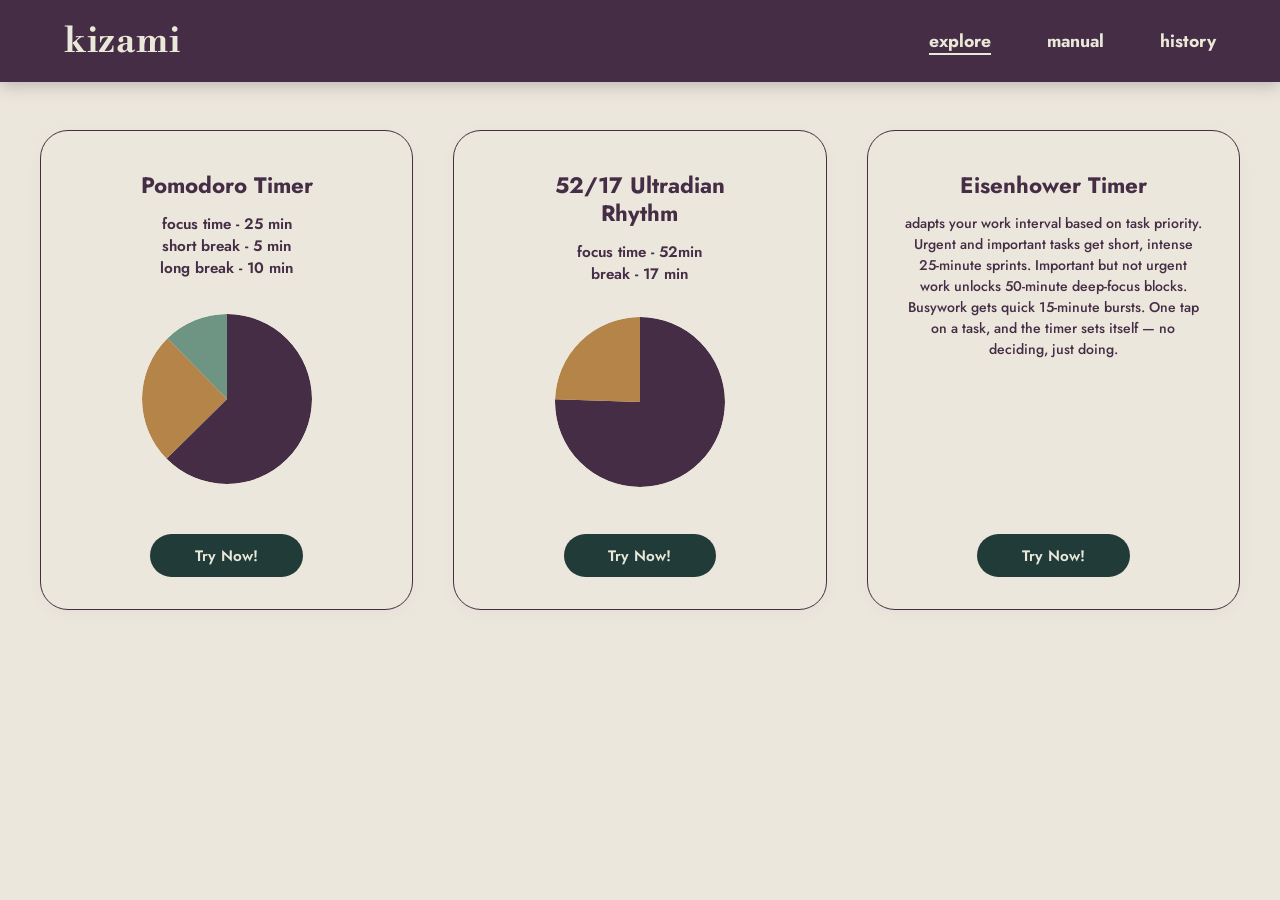
<file: front-end/explore.html>
<!DOCTYPE html>
<html lang="en">
<head>
  <meta charset="UTF-8" />
  <meta name="viewport" content="width=device-width, initial-scale=1.0" />
  <title>kizami — explore</title>

  <!-- Google Fonts -->
  <link rel="preconnect" href="https://fonts.googleapis.com">
  <link rel="preconnect" href="https://fonts.gstatic.com" crossorigin>
  <link href="https://fonts.googleapis.com/css2?family=Jost:ital,wght@0,400;0,500;0,600;0,700;1,400&family=Libre+Bodoni:wght@700&display=swap" rel="stylesheet">

  <link rel="stylesheet" href="explore.css" />
</head>
<body>

  <!-- Top Navigation Bar -->
  <header class="navbar">
    <a href="index.html" class="logo">kizami</a>
    <nav class="nav-links">
      <a href="explore.html" class="nav-link active">explore</a>
      <a href="manual.html" class="nav-link">manual</a>
      <a href="history.html" class="nav-link">history</a>
    </nav>
  </header>

  <!-- 👇 Wrapped the main content in a section with ID -->
  <section id="explore-section">

    <!-- Main Card Grid -->
    <main class="explore-container">
      <div class="cards-grid">

        <!-- Card 1: Pomodoro Timer -->
        <section class="card">
          <div class="card-header">
            <h2 class="card-title">Pomodoro Timer</h2>
            <ul class="timer-specs">
              <li>focus time - 25 min</li>
              <li>short break - 5 min</li>
              <li>long break - 10 min</li>
            </ul>
          </div>

          <!-- Animated SVG Pie Chart (3 Segments: 25m Focus, 10m Long Break, 5m Short Break) -->
          <div class="chart-container" data-chart="pomodoro">
            <svg viewBox="0 0 100 100" class="pie-chart">
              <!-- Background slice / Focus (Purple) 62.5% -->
              <circle class="pie-slice slice-purple" r="25" cx="50" cy="50"
                      style="--target-dash: 98.17; --total: 157.08; --offset: 0;"></circle>
              <!-- Long Break (Ochre / Gold) 25% -->
              <circle class="pie-slice slice-gold" r="25" cx="50" cy="50"
                      style="--target-dash: 39.27; --total: 157.08; --offset: -98.17;"></circle>
              <!-- Short Break (Sage Green) 12.5% -->
              <circle class="pie-slice slice-green" r="25" cx="50" cy="50"
                      style="--target-dash: 19.63; --total: 157.08; --offset: -137.44;"></circle>
            </svg>
          </div>

          <a href="pomodoro.html" class="btn-try">Try Now!</a>
        </section>

        <!-- Card 2: 52/17 Ultradian Rhythm -->
        <section class="card">
          <div class="card-header">
            <h2 class="card-title">52/17 Ultradian<br>Rhythm</h2>
            <ul class="timer-specs">
              <li>focus time - 52min</li>
              <li>break - 17 min</li>
            </ul>
          </div>

          <!-- Animated SVG Pie Chart (2 Segments: 52m Focus 75.4%, 17m Break 24.6%) -->
          <div class="chart-container" data-chart="ultradian">
            <svg viewBox="0 0 100 100" class="pie-chart">
              <!-- Focus (Purple) ~75.4% -->
              <circle class="pie-slice slice-purple" r="25" cx="50" cy="50"
                      style="--target-dash: 118.44; --total: 157.08; --offset: 0;"></circle>
              <!-- Break (Ochre / Gold) ~24.6% -->
              <circle class="pie-slice slice-gold" r="25" cx="50" cy="50"
                      style="--target-dash: 38.64; --total: 157.08; --offset: -118.44;"></circle>
            </svg>
          </div>

          <a href="ultradian.html" class="btn-try">Try Now!</a>
        </section>

        <!-- Card 3: Eisenhower Timer -->
        <section class="card">
          <div class="card-header">
            <h2 class="card-title">Eisenhower Timer</h2>
            <p class="card-description">
              adapts your work interval based on task priority. Urgent and important tasks get short, intense 25-minute sprints. Important but not urgent work unlocks 50-minute deep-focus blocks. Busywork gets quick 15-minute bursts. One tap on a task, and the timer sets itself — no deciding, just doing.
            </p>
          </div>

          <a href="eisenhower.html" class="btn-try">Try Now!</a>
        </section>

      </div>
    </main>

    <!-- ↓ Scroll-down arrow linking to manual page -->
    <div class="scroll-down">
      <a href="manual.html#manual-section" class="scroll-arrow">↓</a>
    </div>

  </section>

  <script src="explore.js"></script>
</body>
</html>
</file>
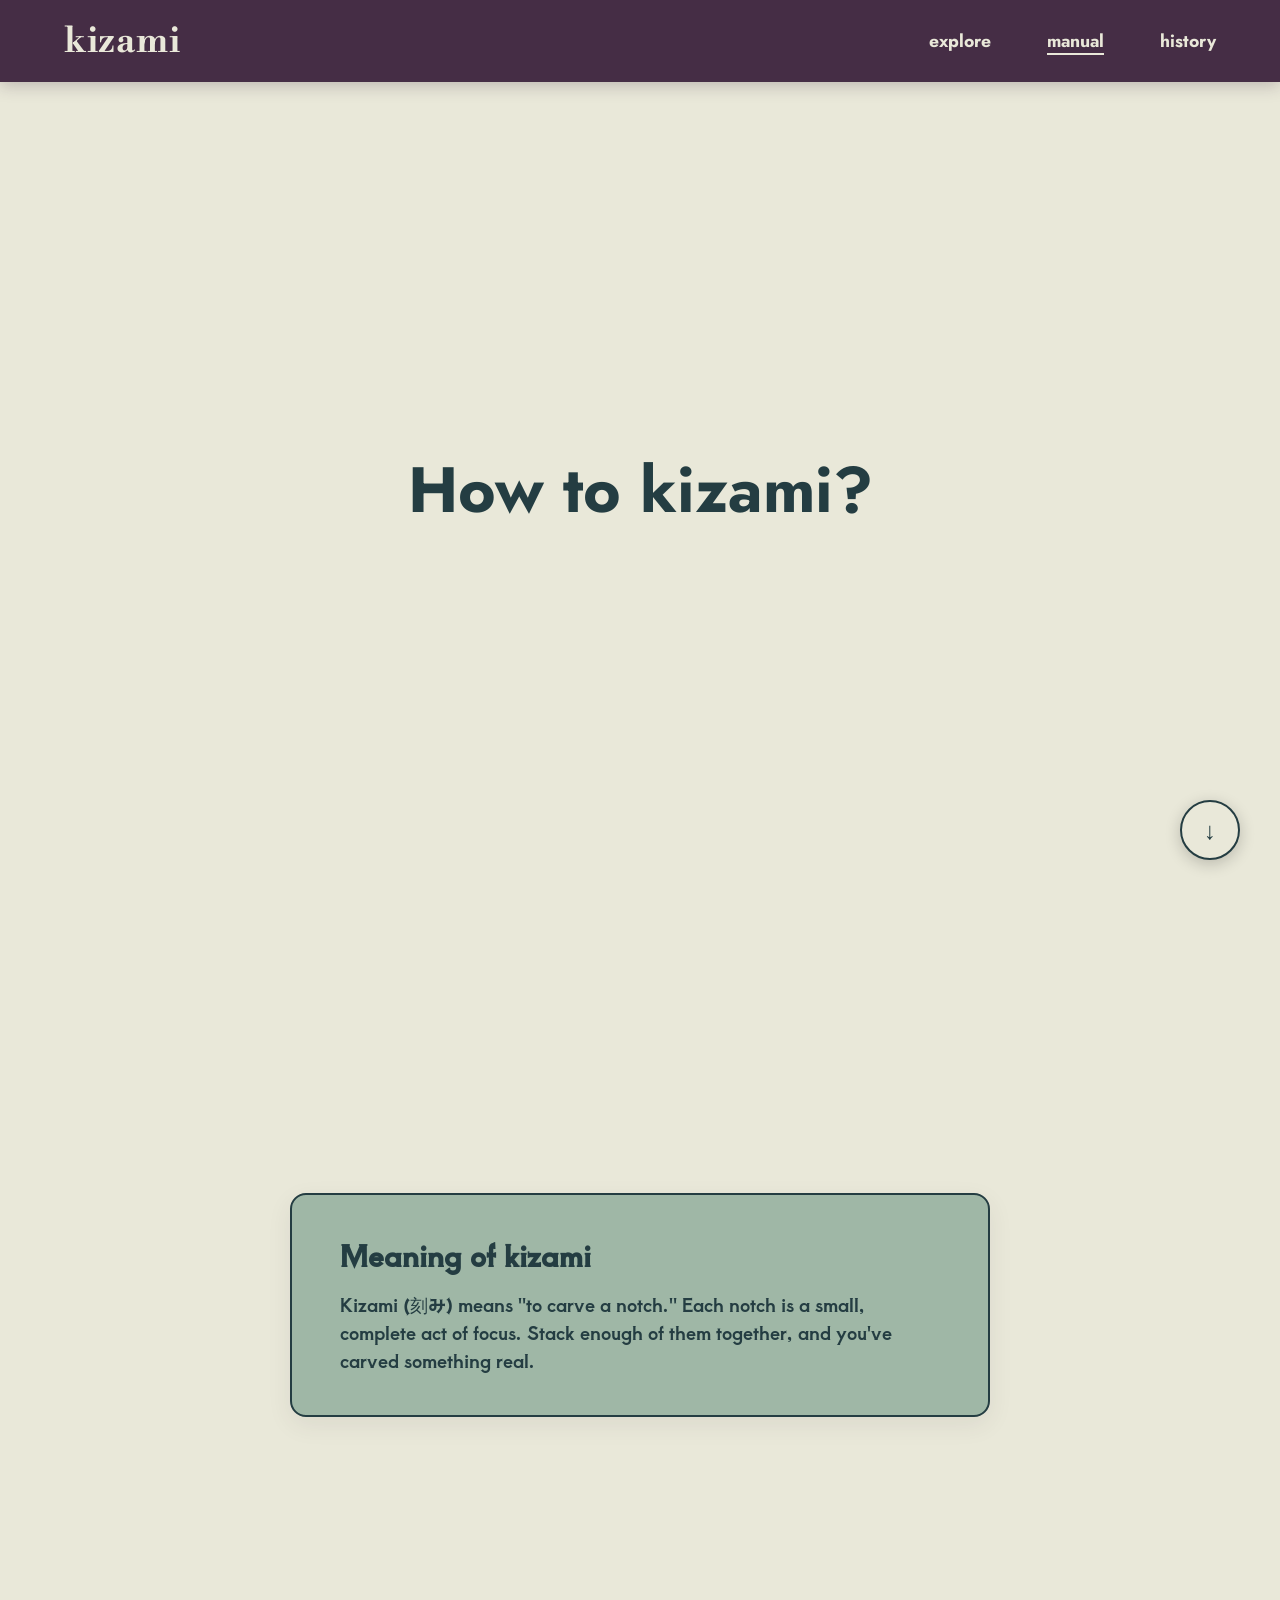
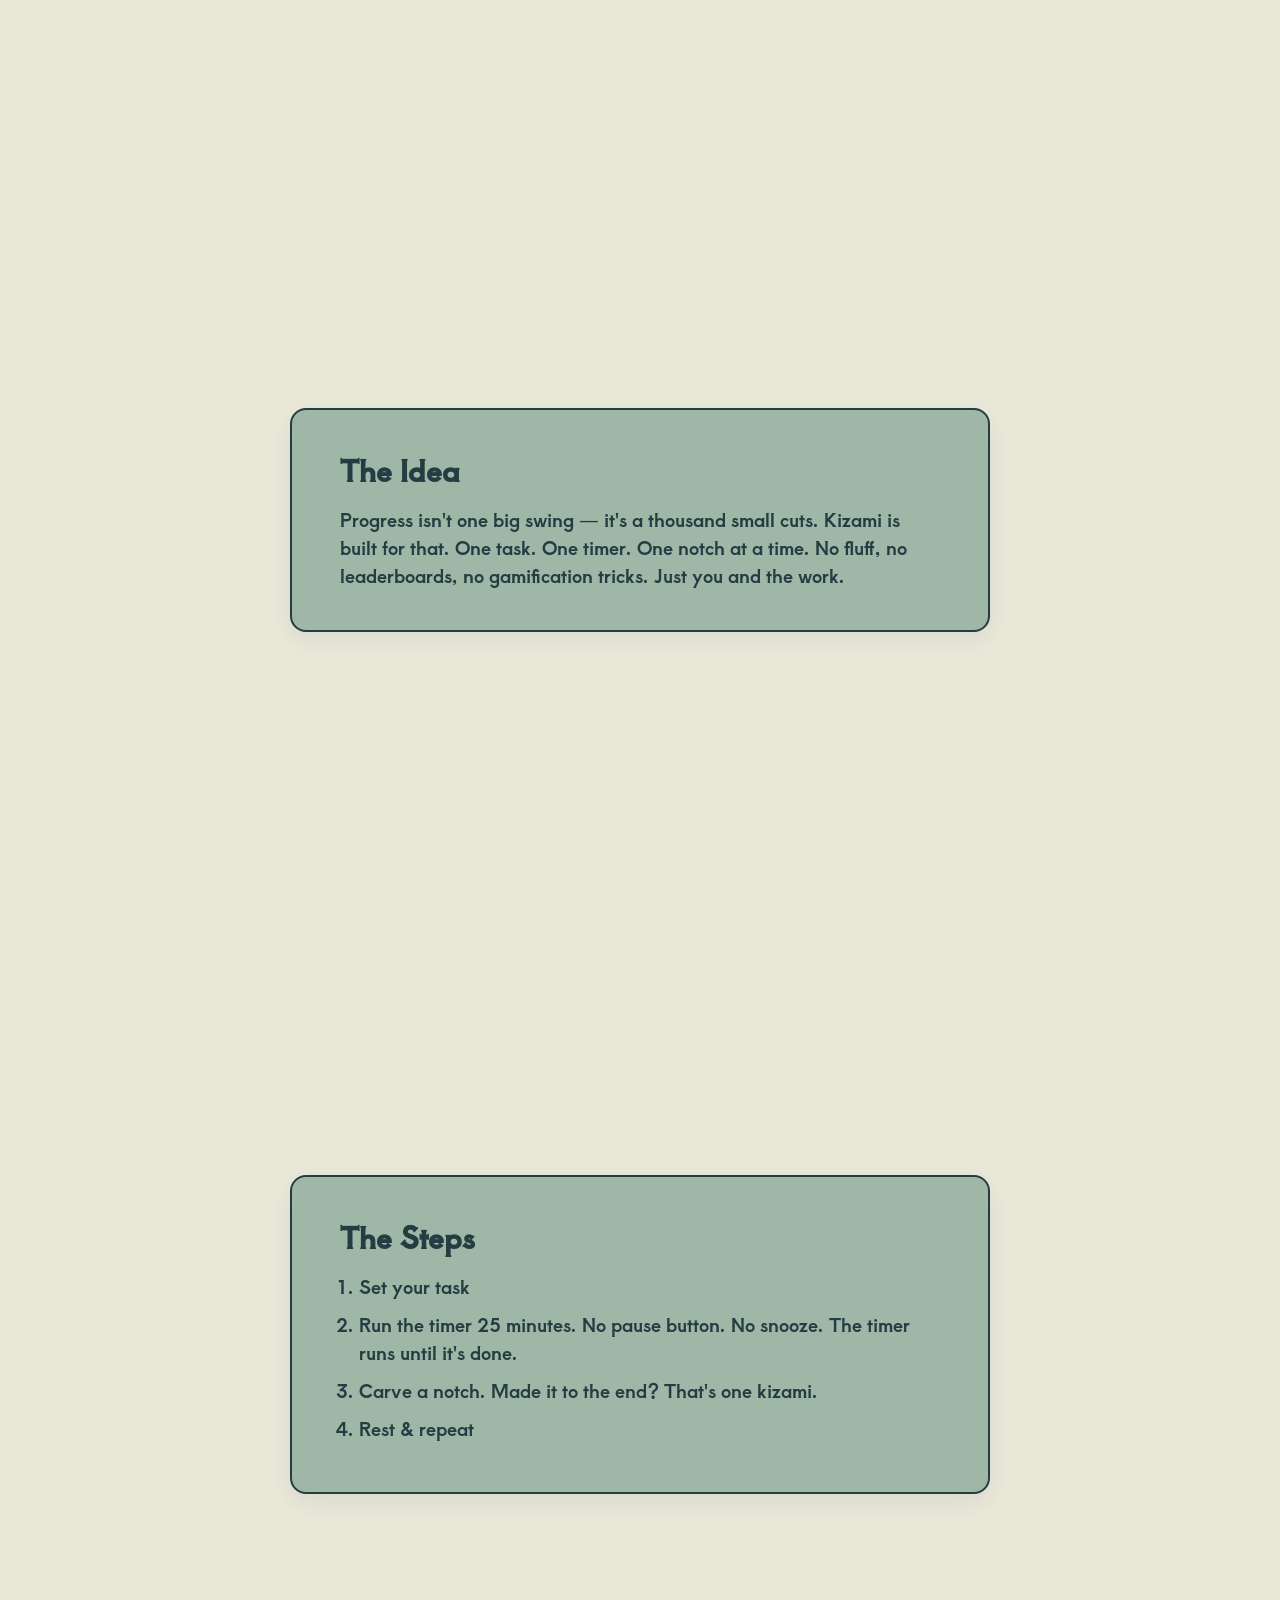
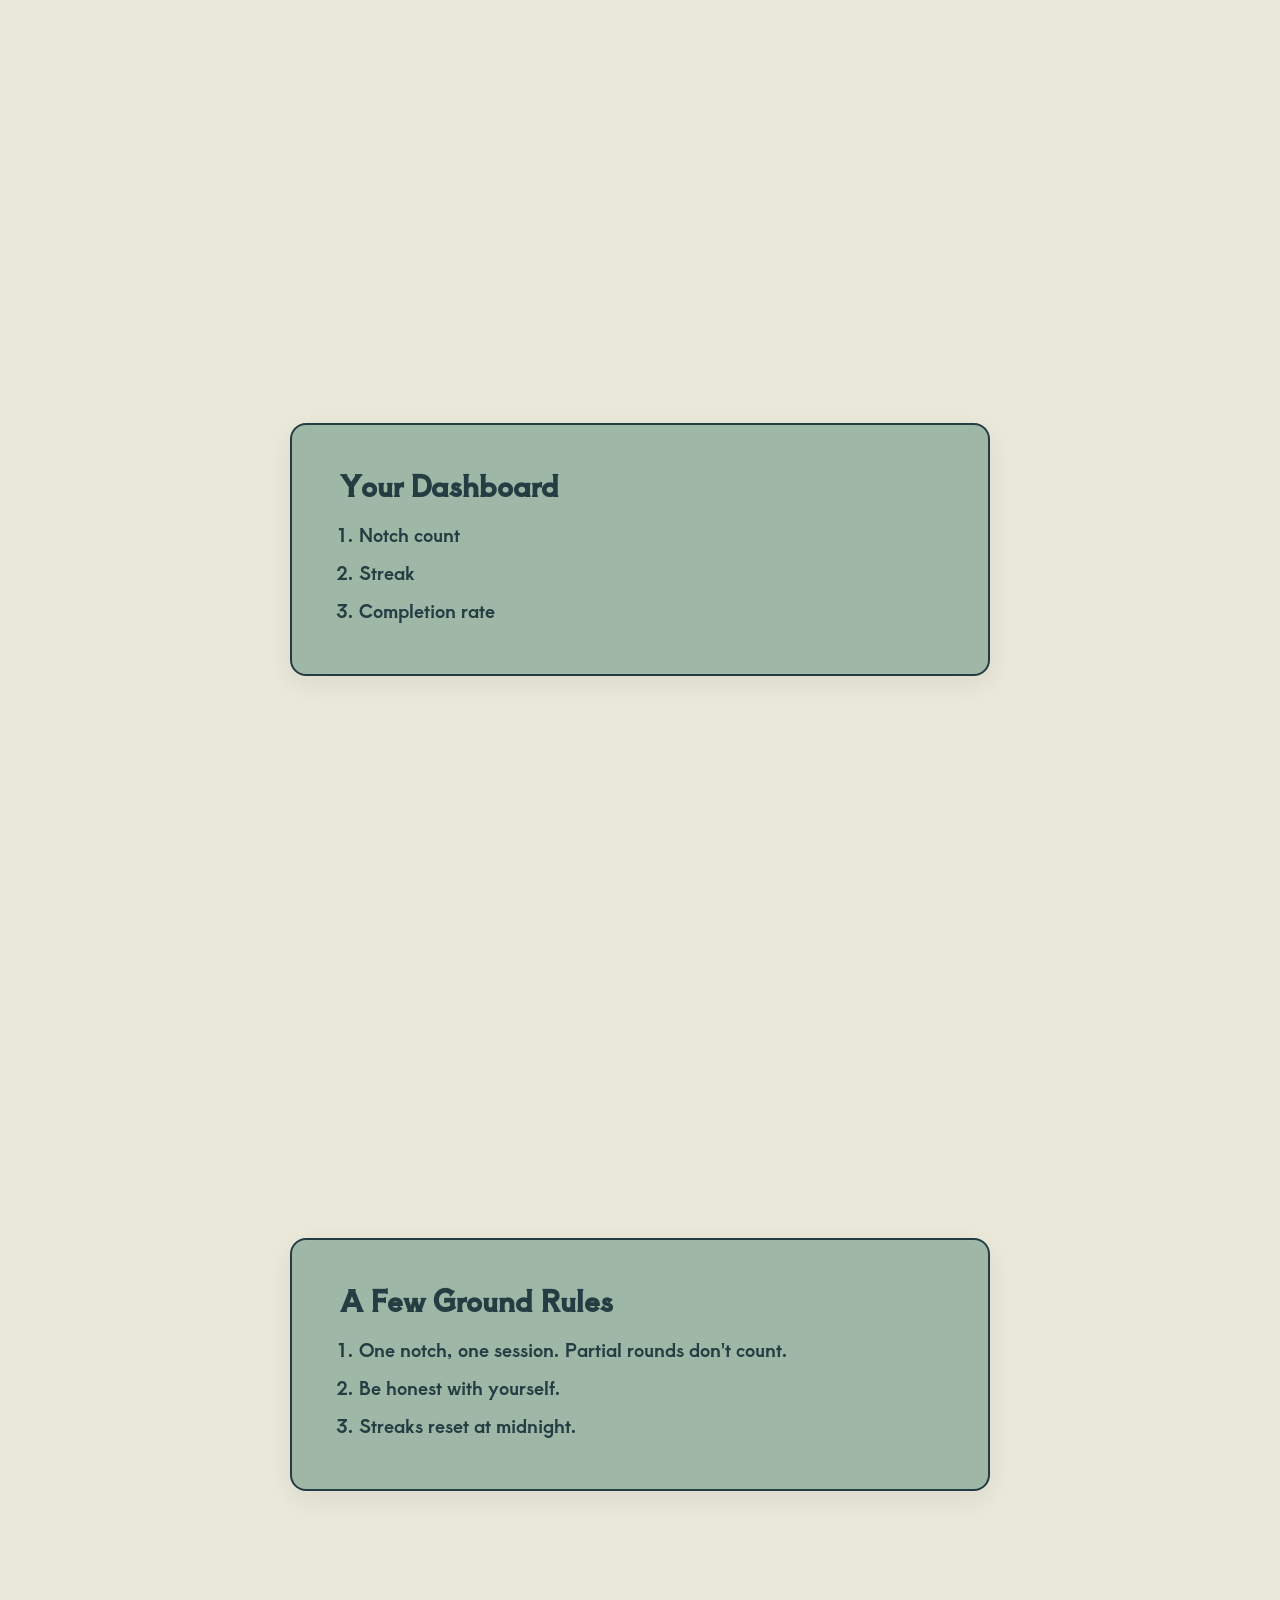
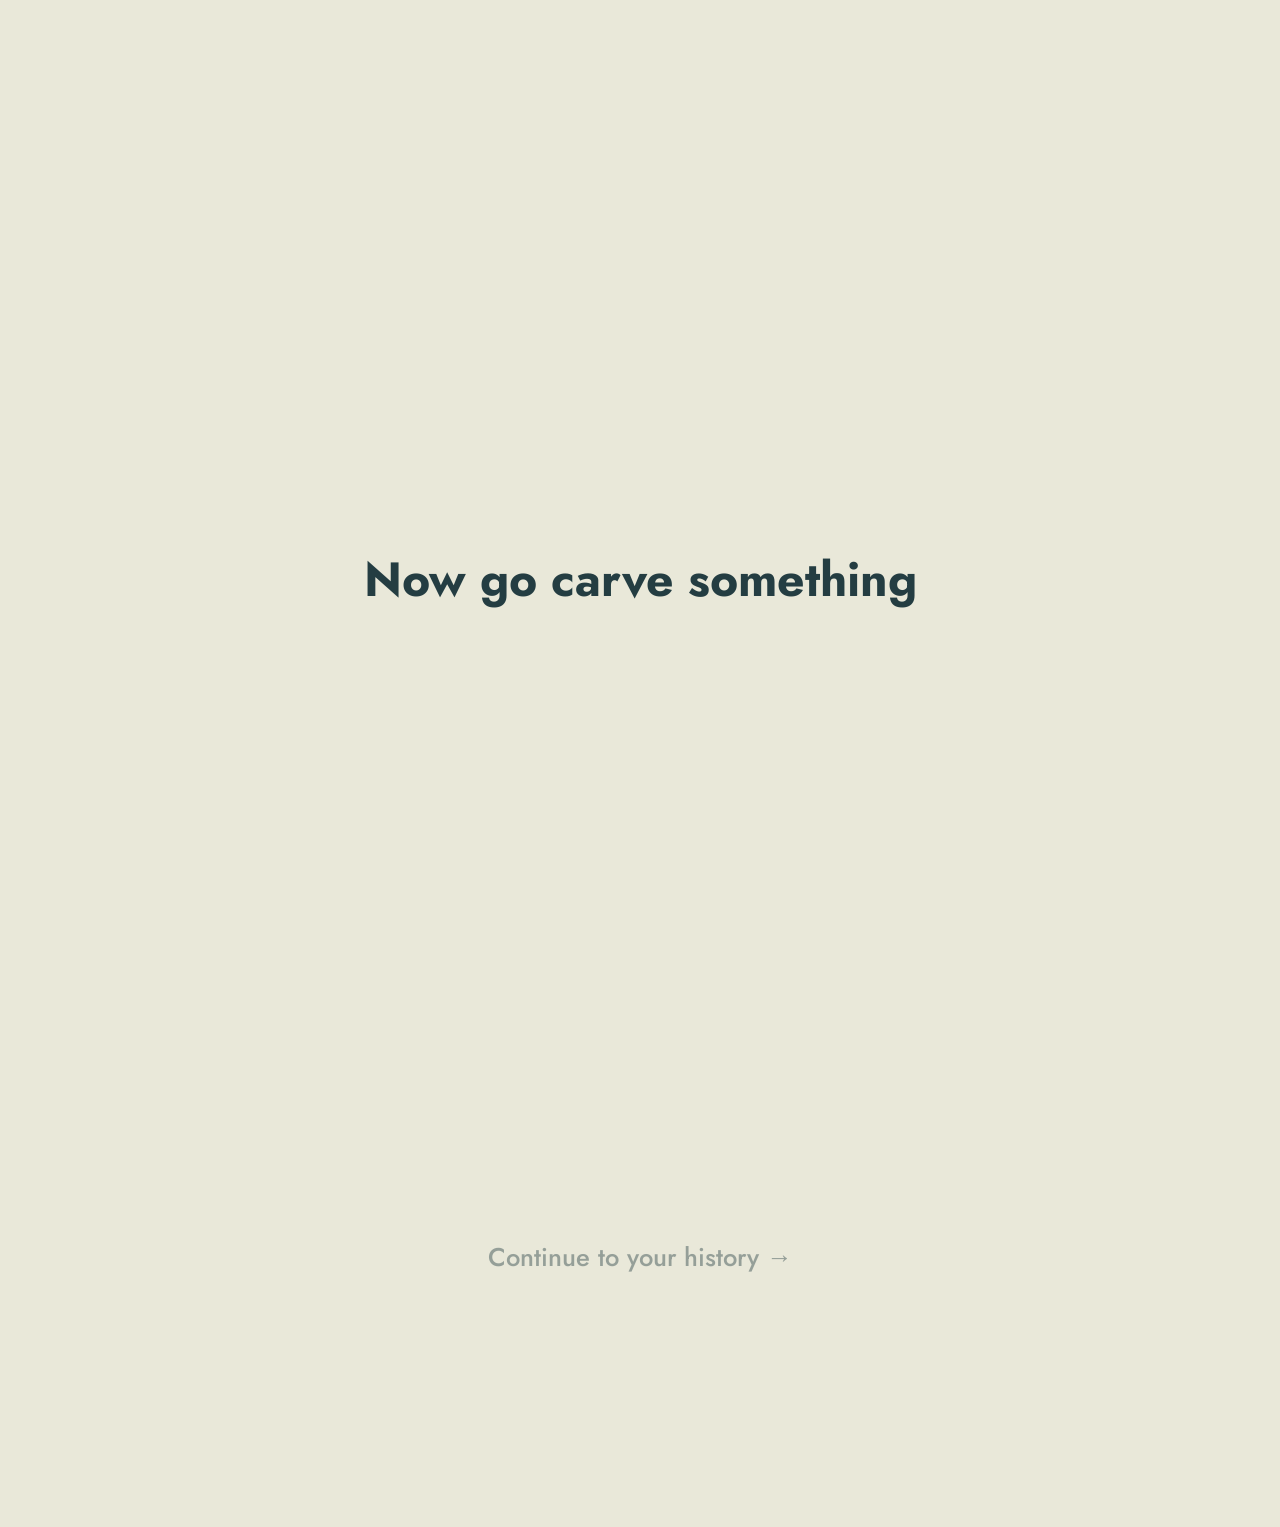
<file: front-end/manual.html>
<!DOCTYPE html>
<html lang="en">
<head>
  <meta charset="UTF-8" />
  <meta name="viewport" content="width=device-width, initial-scale=1.0" />
  <title>kizami — manual</title>

  <!-- Google Fonts -->
  <link rel="preconnect" href="https://fonts.googleapis.com">
  <link rel="preconnect" href="https://fonts.gstatic.com" crossorigin>
  <link href="https://fonts.googleapis.com/css2?family=Aoboshi+One&family=Jost:wght@400;500;600;700&family=Libre+Bodoni:wght@700&display=swap" rel="stylesheet">

  <link rel="stylesheet" href="manual.css" />
</head>
<body>

  <!-- Top Navigation Bar -->
  <header class="navbar">
    <a href="index.html" class="logo">kizami</a>
    <nav class="nav-links">
      <a href="explore.html" class="nav-link">explore</a>
      <a href="manual.html" class="nav-link active">manual</a>
      <a href="history.html" class="nav-link">history</a>
    </nav>
  </header>

  <!-- Full-Page Scrolling Sections -->
  <main class="manual-flow-page">

    <!-- Slide 1: How to kizami -->
    <section class="manual-section" id="slide-1">
      <h1 class="slide-main-title">How to kizami?</h1>
    </section>

    <!-- Slide 2: Meaning of kizami -->
    <section class="manual-section" id="slide-2">
      <div class="flow-box">
        <h3 class="box-title">Meaning of kizami</h3>
        <p>Kizami (刻み) means "to carve a notch." Each notch is a small, complete act of focus. Stack enough of them together, and you've carved something real.</p>
      </div>
    </section>

    <!-- Slide 3: The Idea -->
    <section class="manual-section" id="slide-3">
      <div class="flow-box">
        <h3 class="box-title">The Idea</h3>
        <p>Progress isn't one big swing — it's a thousand small cuts. Kizami is built for that. One task. One timer. One notch at a time. No fluff, no leaderboards, no gamification tricks. Just you and the work.</p>
      </div>
    </section>

    <!-- Slide 4: The Steps -->
    <section class="manual-section" id="slide-4">
      <div class="flow-box">
        <h3 class="box-title">The Steps</h3>
        <ol class="box-list">
          <li>Set your task</li>
          <li>Run the timer 25 minutes. No pause button. No snooze. The timer runs until it's done.</li>
          <li>Carve a notch. Made it to the end? That's one kizami.</li>
          <li>Rest &amp; repeat</li>
        </ol>
      </div>
    </section>

    <!-- Slide 5: Your Dashboard -->
    <section class="manual-section" id="slide-5">
      <div class="flow-box">
        <h3 class="box-title">Your Dashboard</h3>
        <ol class="box-list">
          <li>Notch count</li>
          <li>Streak</li>
          <li>Completion rate</li>
        </ol>
      </div>
    </section>

    <!-- Slide 6: A Few Ground Rules -->
    <section class="manual-section" id="slide-6">
      <div class="flow-box">
        <h3 class="box-title">A Few Ground Rules</h3>
        <ol class="box-list">
          <li>One notch, one session. Partial rounds don't count.</li>
          <li>Be honest with yourself.</li>
          <li>Streaks reset at midnight.</li>
        </ol>
      </div>
    </section>

    <!-- Slide 7: Now go carve something -->
    <section class="manual-section" id="slide-7">
      <h2 class="slide-final-title">Now go carve something</h2>
    </section>

    <!-- Slide 8: Bridge section — scroll arrow becomes "→ history" -->
    <section class="manual-section bridge-section" id="to-history">
      <div class="bridge-content">
        <p class="bridge-text">Continue to your history →</p>
      </div>
    </section>

  </main>

  <!-- Bottom Right Scroll Arrow -->
  <a href="#slide-2" class="scroll-arrow">↓</a>

  <script src="manual.js"></script>
</file>
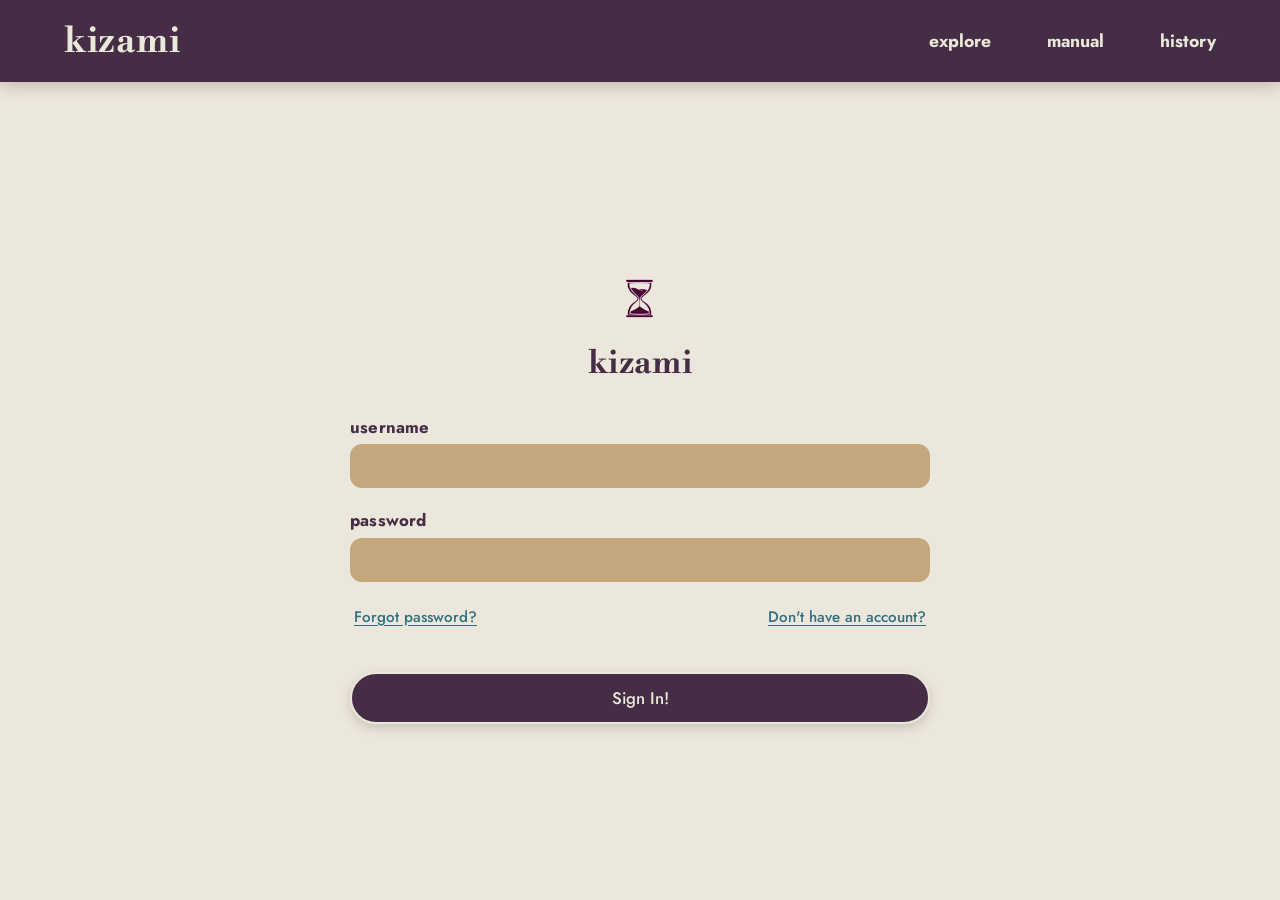
<file: front-end/signin.html>
<!DOCTYPE html>
<html lang="en">
<head>
  <meta charset="UTF-8" />
  <meta name="viewport" content="width=device-width, initial-scale=1.0" />
  <title>kizami — sign in</title>

  <!-- Google Fonts -->
  <link rel="preconnect" href="https://fonts.googleapis.com">
  <link rel="preconnect" href="https://fonts.gstatic.com" crossorigin>
  <link href="https://fonts.googleapis.com/css2?family=Jost:wght@400;500;600;700&family=Libre+Bodoni:wght@700&display=swap" rel="stylesheet">

  <link rel="stylesheet" href="signin.css" />
</head>
<body>

  <!-- Top Navigation Bar (Exact Match with Explore Page) -->
  <header class="navbar">
    <a href="index.html" class="logo">kizami</a>
    <nav class="nav-links">
      <a href="explore.html" class="nav-link">explore</a>
      <a href="manual.html" class="nav-link">manual</a>
      <a href="history.html" class="nav-link">history</a>
    </nav>
  </header>

  <!-- Main Sign In Section -->
  <main class="signin-wrapper">
    <div class="signin-card">
      
      <!-- Logo Header inside the Card -->
      <div class="card-brand">
        <img src="../assets/logo.png" alt="Hourglass Logo" class="brand-icon" />
        <span class="brand-name">kizami</span>
      </div>

      <form class="signin-form" id="signin-form">
        
        <div class="input-group">
          <label for="username">username</label>
          <input type="text" id="username" name="username" required autocomplete="username" />
        </div>

        <div class="input-group">
          <label for="password">password</label>
          <input type="password" id="password" name="password" required autocomplete="current-password" />
        </div>

        <div class="form-links">
          <a href="forgot-password.html" class="sub-link">Forgot password?</a>
          <a href="signup.html" class="sub-link">Don't have an account?</a>
        </div>

        <div class="submit-container">
          <button type="submit" class="btn-signin">Sign In!</button>
        </div>

      </form>
    </div>
  </main>

  <script src="signin.js"></script>
</body>
</html>
</file>
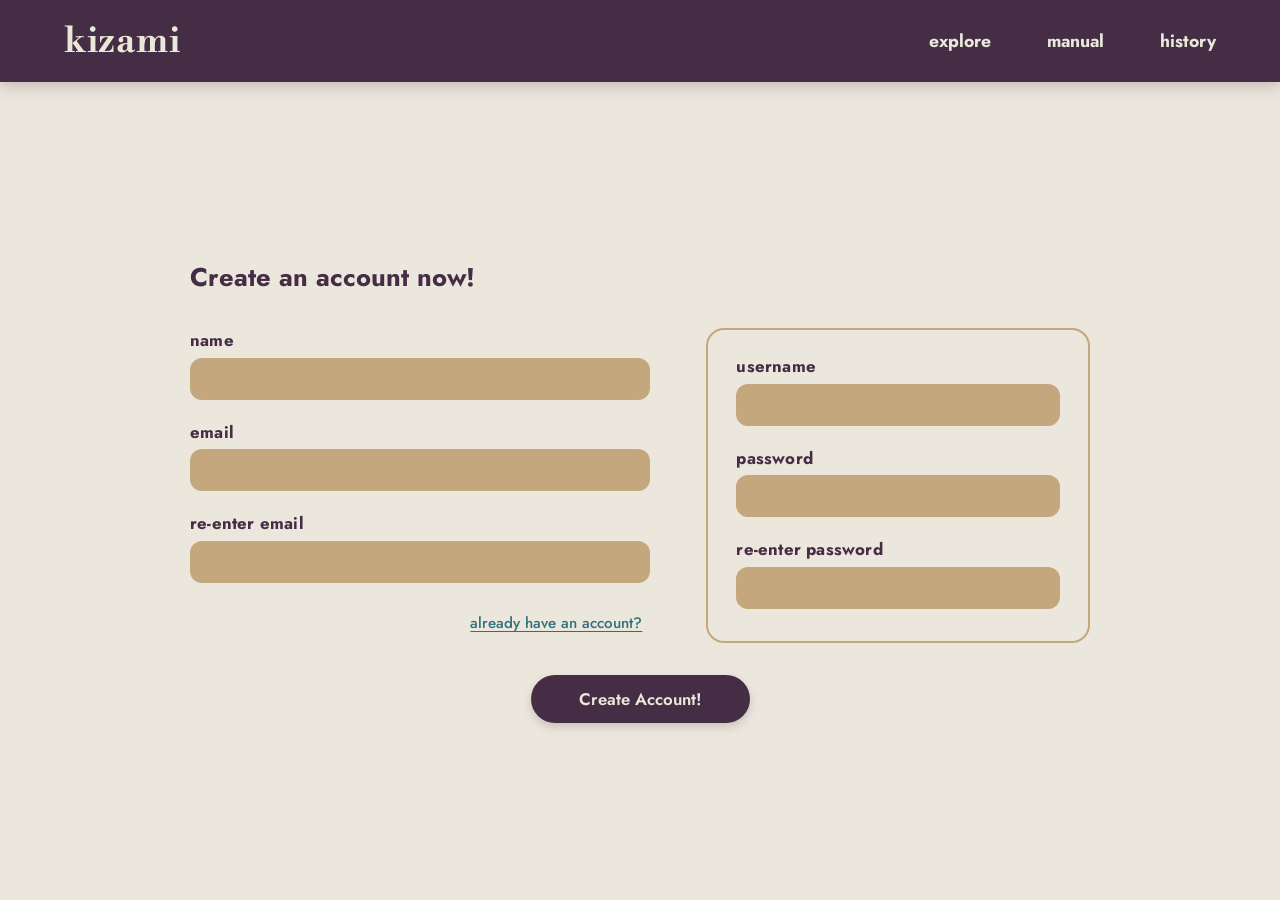
<file: front-end/signup.html>
<!DOCTYPE html>
<html lang="en">
<head>
  <meta charset="UTF-8" />
  <meta name="viewport" content="width=device-width, initial-scale=1.0" />
  <title>kizami — create account</title>

  <!-- Google Fonts -->
  <link rel="preconnect" href="https://fonts.googleapis.com">
  <link rel="preconnect" href="https://fonts.gstatic.com" crossorigin>
  <link href="https://fonts.googleapis.com/css2?family=Jost:wght@400;500;600;700&family=Libre+Bodoni:wght@700&display=swap" rel="stylesheet">

  <link rel="stylesheet" href="signup.css" />
</head>
<body>

  <!-- Top Navigation Bar -->
  <header class="navbar">
    <a href="index.html" class="logo">kizami</a>
    <nav class="nav-links">
      <a href="explore.html" class="nav-link">explore</a>
      <a href="manual.html" class="nav-link">manual</a>
      <a href="history.html" class="nav-link">history</a>
    </nav>
  </header>

  <!-- Main Sign Up Section -->
  <main class="signup-wrapper">
    <div class="signup-container">
      
      <h1 class="form-title">Create an account now!</h1>

      <form class="signup-form" id="signup-form" action="account-created.html">
        <div class="form-columns">
          
          <!-- Left Column -->
          <div class="form-col left-col">
            <div class="input-group">
              <label for="name">name</label>
              <input type="text" id="name" name="name" required autocomplete="name" />
            </div>

            <div class="input-group">
              <label for="email">email</label>
              <input type="email" id="email" name="email" required autocomplete="email" />
            </div>

            <div class="input-group">
              <label for="re-email">re-enter email</label>
              <input type="email" id="re-email" name="re-email" required autocomplete="email" />
            </div>

            <div class="signin-redirect">
              <a href="signin.html" class="redirect-link">already have an account?</a>
            </div>
          </div>

          <!-- Right Column -->
          <div class="form-col right-box">
            <div class="input-group">
              <label for="username">username</label>
              <input type="text" id="username" name="username" required autocomplete="username" />
            </div>

            <div class="input-group">
              <label for="password">password</label>
              <input type="password" id="password" name="password" required autocomplete="new-password" />
            </div>

            <div class="input-group">
              <label for="re-password">re-enter password</label>
              <input type="password" id="re-password" name="re-password" required autocomplete="new-password" />
            </div>
          </div>

        </div>

        <!-- Submit Button -->
        <div class="submit-container">
          <button type="submit" class="btn-create">Create Account!</button>
        </div>
      </form>

    </div>
  </main>

  <!-- Link the JS file -->
  <script src="signup.js"></script>
</body>
</html>
</file>
<file: front-end/explore.css>
/* Reset & Base Setup */
* {
  margin: 0;
  padding: 0;
  box-sizing: border-box;
}

body {
  min-height: 100vh;
  background-color: #ECE7DC; /* Cream page body background */
  font-family: 'Jost', sans-serif;
  color: #452D45;
  display: flex;
  flex-direction: column;
}

/* ==================== Navigation Bar ==================== */
.navbar {
  display: flex;
  position: sticky;
  top: 0;
  justify-content: space-between;
  align-items: center;
  padding: 1.25rem 4rem;
  background-color: #452D45;
  /* background-image: url('../assets/wallpaper.png'); */
  background-size: cover;
  background-position: center;
  width: 100%;
  box-shadow: 0 4px 15px rgba(69, 45, 69, 0.25);
}

.logo {
  font-family: 'Libre Bodoni', serif;
  font-weight: 700;
  font-size: 2.2rem;
  line-height: 1.2;
  color: #E9E8D9;
  text-decoration: none;
  letter-spacing: 0.02em;
}

.nav-links {
  display: flex;
  gap: 3.5rem;
  align-items: center;
}

.nav-link {
  color: #E9E8D9;
  text-decoration: none;
  font-family: 'Jost', sans-serif;
  font-size: 1.1rem;
  font-weight: 700;
  line-height: 1.2;
  position: relative;
  transition: opacity 0.2s ease;
}

.nav-link:hover {
  opacity: 0.85;
}

/* Active Nav Underline */
.nav-link.active {
  text-decoration: underline;
  text-underline-offset: 6px;
  text-decoration-thickness: 2px;
}


/* ==================== Explore Cards Layout ==================== */
.explore-container {
  flex: 1;
  display: flex;
  justify-content: center;
  align-items: center;
  padding: 3rem 2rem;
}

.cards-grid {
  display: grid;
  grid-template-columns: repeat(3, 1fr);
  gap: 2.5rem;
  max-width: 1200px;
  width: 100%;
}

/* Single Card */
.card {
  background-color: #ECE7DC;
  border: 1.8px solid #452D45;
  border-radius: 28px;
  padding: 2.5rem 1.75rem 2rem;
  display: flex;
  flex-direction: column;
  align-items: center;
  justify-content: space-between;
  min-height: 480px;
  box-shadow: 0 4px 15px rgba(69, 45, 69, 0.04);
  transition: transform 0.25s ease, box-shadow 0.25s ease;
}

.card:hover {
  transform: translateY(-4px);
  box-shadow: 0 10px 24px rgba(69, 45, 69, 0.09);
}

.card-header {
  text-align: center;
  width: 100%;
}

.card-title {
  font-size: 1.4rem;
  font-weight: 700;
  color: #452D45;
  line-height: 1.25;
  margin-bottom: 0.85rem;
}

.timer-specs {
  list-style: none;
  font-size: 0.95rem;
  font-weight: 600;
  color: #452D45;
  line-height: 1.45;
}

.card-description {
  font-size: 0.88rem;
  font-weight: 500;
  color: #452D45;
  line-height: 1.5;
  text-align: center;
  padding: 0 0.5rem;
}


/* Scroll-down arrow */
.scroll-arrow {
  display: inline-block;
  font-size: 2rem;
  color: #E9E8D9;
  text-decoration: none;
  animation: float 2s ease-in-out infinite;
  cursor: pointer;
  transition: opacity 0.3s;
}

.scroll-arrow:hover {
  opacity: 0.6;
}

.scroll-down {
  text-align: center;
  padding: 2rem 0 3rem;
}

@keyframes float {
  0%, 100% { transform: translateY(0); }
  50%      { transform: translateY(8px); }
}

#explore-section {
  scroll-margin-top: 100px;  /* enough to clear the fixed navbar */
}


/* ==================== Animated Pie Charts ==================== */
.chart-container {
  width: 170px;
  height: 170px;
  margin: 1.5rem auto;
  position: relative;
}

.pie-chart {
  width: 100%;
  height: 100%;
  transform: rotate(-90deg); /* Start from 12 o'clock */
  border-radius: 50%;
}

.pie-slice {
  fill: none;
  stroke-width: 50; /* Fill the whole radius (2 * r = 50) */
  stroke-dasharray: 0 var(--total);
  stroke-dashoffset: var(--offset);
  transition: stroke-dasharray 1.2s cubic-bezier(0.4, 0, 0.2, 1);
}

/* Animate slices when active */
.pie-chart.animated .pie-slice {
  stroke-dasharray: var(--target-dash) var(--total);
}

/* Color definitions */
.slice-purple {
  stroke: #452D45;
}

.slice-gold {
  stroke: #B58448;
}

.slice-green {
  stroke: #6E9484;
}

/* ==================== Buttons ==================== */
.btn-try {
  display: inline-block;
  background-color: #213B39; /* Deep slate-teal from screenshot */
  color: #E9E8D9;
  font-family: 'Jost', sans-serif;
  font-size: 0.95rem;
  font-weight: 600;
  text-decoration: none;
  padding: 0.65rem 2.8rem;
  border-radius: 9999px;
  transition: all 0.2s ease-in-out;
  border: none;
  cursor: pointer;
  margin-top: 1rem;
}

.btn-try:hover {
  background-color: #2D4F4C;
  transform: translateY(-2px);
  box-shadow: 0 4px 10px rgba(33, 59, 57, 0.25);
}

/* ==================== Responsive ==================== */
@media (max-width: 960px) {
  .cards-grid {
    grid-template-columns: 1fr;
    max-width: 480px;
  }

  .navbar {
    padding: 1.25rem 2rem;
  }
}
</file>
<file: front-end/manual.css>
/* ==================== Base & Layout ==================== */
html {
  scroll-behavior: smooth;
}

body {
  background-color: #E9E8D9;
  color: #243D42;
  font-family: 'Jost', sans-serif;
  margin: 0;
  overflow-x: hidden;
}

/* ==================== Navigation Bar ==================== */
.navbar {
  display: flex;
  position: sticky;
  top: 0;
  justify-content: space-between;
  align-items: center;
  padding: 1.25rem 4rem;
  background-color: #452D45;
  background-size: cover;
  background-position: center;
  width: 100%;
  box-sizing: border-box;
  box-shadow: 0 4px 15px rgba(69, 45, 69, 0.25);
  z-index: 1000;
}

.logo {
  font-family: 'Libre Bodoni', serif;
  font-weight: 700;
  font-size: 2.2rem;
  line-height: 1.2;
  color: #E9E8D9;
  text-decoration: none;
  letter-spacing: 0.02em;
}

.nav-links {
  display: flex;
  gap: 3.5rem;
  align-items: center;
}

.nav-link {
  color: #E9E8D9;
  text-decoration: none;
  font-family: 'Jost', sans-serif;
  font-size: 1.1rem;
  font-weight: 700;
  line-height: 1.2;
  position: relative;
  transition: opacity 0.2s ease;
}

.nav-link:hover {
  opacity: 0.85;
}

/* Active Nav Underline */
.nav-link.active {
  text-decoration: underline;
  text-underline-offset: 6px;
  text-decoration-thickness: 2px;
}

/* ==================== Full-Page Scroll Sections ==================== */
.manual-flow-page {
  width: 100%;
}

.manual-section {
  min-height: calc(100vh - 85px);
  width: 100%;
  display: flex;
  align-items: center;
  justify-content: center;
  padding: 3rem 2rem;
  box-sizing: border-box;
  scroll-margin-top: 85px;
}

/* ==================== Typography & Content Cards ==================== */
.slide-main-title {
  font-family: 'Jost', sans-serif;
  font-weight: 700;
  font-size: 4rem;
  color: #243D42;
  text-align: center;
  margin: 0;
}

.slide-final-title {
  font-family: 'Jost', sans-serif;
  font-weight: 700;
  font-size: 3rem;
  color: #243D42;
  text-align: center;
  margin: 0;
}

.flow-box {
  background-color: rgba(107, 149, 129, 0.58);
  border: 2px solid #243D42;
  border-radius: 16px;
  padding: 2.5rem 3rem;
  max-width: 600px;
  width: 100%;
  box-shadow: 0 8px 24px rgba(69, 45, 69, 0.08);
}

.box-title {
  font-family: 'Aoboshi One', serif;
  font-size: 1.75rem;
  margin-top: 0;
  margin-bottom: 1rem;
  color: #243D42;
}

.flow-box p,
.box-list {
  font-family: 'Aoboshi One', serif;
  font-size: 1.1rem;
  line-height: 1.6;
  margin: 0;
  color: #243D42;
}

.box-list {
  padding-left: 1.2rem;
}

.box-list li {
  margin-bottom: 0.6rem;
}

/* ==================== Bridge Section to History ==================== */
.bridge-section {
  min-height: 60vh;
  opacity: 0.6;
  transition: opacity 0.3s ease;
}

.bridge-content {
  text-align: center;
}

.bridge-text {
  font-family: 'Jost', sans-serif;
  font-size: 1.6rem;
  font-weight: 500;
  color: #243D42;
  opacity: 0.7;
}

/* ==================== Floating Scroll Arrow ==================== */
.scroll-arrow {
  position: fixed;
  bottom: 2.5rem;
  right: 2.5rem;
  width: 56px;
  height: 56px;
  background: #E9E8D9;
  border: 2px solid #243D42;
  border-radius: 50%;
  display: flex;
  align-items: center;
  justify-content: center;
  text-decoration: none;
  font-size: 1.5rem;
  color: #243D42;
  box-shadow: 0 4px 16px rgba(0, 0, 0, 0.2);
  z-index: 999;
  animation: float 2s ease-in-out infinite;
  transition: transform 0.2s, box-shadow 0.2s;
}

.scroll-arrow:hover {
  transform: scale(1.1);
}

@keyframes float {
  0%, 100% { transform: translateY(0); }
  50%      { transform: translateY(6px); }
}
</file>
<file: front-end/signin.css>
/* =========================
   Global Reset & Base Setup
========================= */
* {
  margin: 0;
  padding: 0;
  box-sizing: border-box;
}

body {
  min-height: 100vh;
  background-color: #ECE7DC; /* Soft cream background */
  font-family: 'Jost', sans-serif;
  color: #452D45;
  display: flex;
  flex-direction: column;
}

/* ========================================================
   Navigation Bar (Exact Match with Explore Page)
   ======================================================== */
.navbar {
  display: flex;
  position: sticky;
  top: 0;
  justify-content: space-between;
  align-items: center;
  padding: 1.25rem 4rem;
  background-color: #452D45;
  /* background-image: url('../assets/wallpaper.png'); */
  background-size: cover;
  background-position: center;
  width: 100%;
  box-shadow: 0 4px 15px rgba(69, 45, 69, 0.25);
}


.logo {
  font-family: 'Libre Bodoni', serif;
  font-weight: 700;
  font-size: 2.2rem;
  line-height: 1.2;
  color: #E9E8D9;
  text-decoration: none;
  letter-spacing: 0.02em;
}

.nav-links {
  display: flex;
  gap: 3.5rem;
  align-items: center;
}

.nav-link {
  color: #E9E8D9;
  text-decoration: none;
  font-family: 'Jost', sans-serif;
  font-size: 1.1rem;
  font-weight: 700;
  line-height: 1.2;
  position: relative;
  transition: opacity 0.2s ease;
}

.nav-link:hover {
  opacity: 0.85;
}

/* ========================================================
   Sign In Layout & Card
   ======================================================== */
.signin-wrapper {
  flex: 1;
  display: flex;
  justify-content: center;
  align-items: center;
  padding: 2.5rem 2rem;
}

.signin-card {
  max-width: 580px;
  width: 100%;
  display: flex;
  flex-direction: column;
  align-items: center;
}

/* Card Brand Header (Hourglass + kizami) */
.card-brand {
  display: flex;
  flex-direction: column;
  align-items: center;
  gap: 0.25rem;
  margin-bottom: 2rem;
}

.brand-icon {
  width: 80px;
  height: auto;
  object-fit: contain;
}

.brand-name {
  font-family: 'Libre Bodoni', serif;
  font-weight: 700;
  font-size: 2rem;
  color: #452D45;
  letter-spacing: 0.02em;
}

/* Form Styles */
.signin-form {
  width: 100%;
  display: flex;
  flex-direction: column;
  gap: 1.25rem;
}

.input-group {
  display: flex;
  flex-direction: column;
  gap: 0.35rem;
}

.input-group label {
  font-size: 1.05rem;
  font-weight: 700;
  color: #452D45;
  letter-spacing: 0.2px;
}

.input-group input {
  width: 100%;
  height: 44px;
  background-color: #C4A77D; /* Tan/brown field fill matching theme */
  border: none;
  border-radius: 12px;
  padding: 0 1rem;
  font-family: 'Jost', sans-serif;
  font-size: 1rem;
  color: #452D45;
  outline: none;
  transition: box-shadow 0.2s ease;
}

.input-group input:focus {
  box-shadow: 0 0 0 2.5px #452D45;
}

/* Helper Links Row */
.form-links {
  display: flex;
  justify-content: space-between;
  margin-top: 0.25rem;
  padding: 0 0.25rem;
}

.sub-link {
  color: #2F6F7E;
  font-size: 0.95rem;
  font-weight: 500;
  text-decoration: underline;
  text-underline-offset: 3px;
  transition: opacity 0.2s ease;
}

.sub-link:hover {
  opacity: 0.8;
}

/* ========================================================
   Sign In Button (Custom Styled)
   ======================================================== */
.submit-container {
  display: flex;
  justify-content: center;
  margin-top: 1.5rem;
}

.btn-signin {
  width: 100%;
  background-color: #452D45;
  color: #E9E8D9;
  font-family: 'Jost', sans-serif;
  font-size: 1.05rem;
  font-weight: 500; /* Medium weight */
  padding: 0.75rem 2rem;
  border: 2.93px solid #E9E8D9; /* 2.93px stroke */
  border-radius: 9999px;
  cursor: pointer;
  box-shadow: 0 4px 12px rgba(69, 45, 69, 0.2);
  transition: transform 0.2s ease, background-color 0.2s ease;
  text-align: center;
}

.btn-signin:hover {
  background-color: #352135;
  transform: translateY(-2px);
}

/* ========================================================
   Responsive Design
   ======================================================== */
@media (max-width: 640px) {
  .navbar {
    padding: 1.25rem 2rem;
  }

  .nav-links {
    gap: 1.5rem;
  }
}
</file>
<file: front-end/signup.css>
/* =========================
   Global Reset & Base Setup
========================= */
* {
  margin: 0;
  padding: 0;
  box-sizing: border-box;
}

body {
  min-height: 100vh;
  background-color: #ECE7DC; /* Soft cream background */
  font-family: 'Jost', sans-serif;
  color: #452D45;
  display: flex;
  flex-direction: column;
}

/* ========================================================
   Navigation Bar (Exact Match with Explore Page)
   ======================================================== */
.navbar {
  display: flex;
  position: sticky;
  top: 0;
  justify-content: space-between;
  align-items: center;
  padding: 1.25rem 4rem;
  background-color: #452D45;
  /* background-image: url('../assets/wallpaper.png'); */
  background-size: cover;
  background-position: center;
  width: 100%;
  box-shadow: 0 4px 15px rgba(69, 45, 69, 0.25);
}

.logo {
  font-family: 'Libre Bodoni', serif;
  font-weight: 700;
  font-size: 2.2rem;
  line-height: 1.2;
  color: #E9E8D9;
  text-decoration: none;
  letter-spacing: 0.02em;
}

.nav-links {
  display: flex;
  gap: 3.5rem;
  align-items: center;
}

.nav-link {
  color: #E9E8D9;
  text-decoration: none;
  font-family: 'Jost', sans-serif;
  font-size: 1.1rem;
  font-weight: 700;
  line-height: 1.2;
  position: relative;
  transition: opacity 0.2s ease;
}

.nav-link:hover {
  opacity: 0.85;
}

/* ========================================================
   Sign Up Form Layout
   ======================================================== */
.signup-wrapper {
  flex: 1;
  display: flex;
  justify-content: center;
  align-items: center;
  padding: 2.5rem 2rem;
}

.signup-container {
  max-width: 900px;
  width: 100%;
}

.form-title {
  font-size: 1.6rem;
  font-weight: 700;
  color: #452D45;
  margin-bottom: 2rem;
}

/* Form Grid */
.form-columns {
  display: grid;
  grid-template-columns: 1.2fr 1fr;
  gap: 3.5rem;
  align-items: start;
}

/* Individual Form Columns */
.form-col {
  display: flex;
  flex-direction: column;
  gap: 1.25rem;
}

/* Right Column Outlined Container */
.right-box {
  border: 2.5px solid #C4A77D;
  border-radius: 18px;
  padding: 1.5rem 1.75rem 2rem;
}

/* Input Fields & Labels */
.input-group {
  display: flex;
  flex-direction: column;
  gap: 0.35rem;
}

.input-group label {
  font-size: 1.05rem;
  font-weight: 700;
  color: #452D45;
  letter-spacing: 0.2px;
}

.input-group input {
  width: 100%;
  height: 42px;
  background-color: #C4A77D; /* Tan/brown field fill */
  border: none;
  border-radius: 12px;
  padding: 0 1rem;
  font-family: 'Jost', sans-serif;
  font-size: 1rem;
  color: #452D45;
  outline: none;
  transition: box-shadow 0.2s ease, opacity 0.2s ease;
}

.input-group input:focus {
  box-shadow: 0 0 0 2.5px #452D45;
}

/* Already have an account link */
.signin-redirect {
  text-align: right;
  margin-top: 0.5rem;
  padding-right: 0.5rem;
}

.redirect-link {
  color: #2F6F7E;
  font-size: 0.95rem;
  font-weight: 500;
  text-decoration: underline;
  text-underline-offset: 3px;
  transition: opacity 0.2s ease;
}

.redirect-link:hover {
  opacity: 0.8;
}

/* ========================================================
   Submit Button
   ======================================================== */
.submit-container {
  display: flex;
  justify-content: center;
  margin-top: 2rem;
}

.btn-create {
  background-color: #452D45;
  color: #E9E8D9;
  font-family: 'Jost', sans-serif;
  font-size: 1.05rem;
  font-weight: 600;
  padding: 0.75rem 3rem;
  border: none;
  border-radius: 9999px;
  cursor: pointer;
  box-shadow: 0 4px 10px rgba(69, 45, 69, 0.2);
  transition: transform 0.2s ease, background-color 0.2s ease;
}

.btn-create:hover {
  background-color: #352135;
  transform: translateY(-2px);
}

/* ========================================================
   Responsive Adjustments
   ======================================================== */
@media (max-width: 768px) {
  .navbar {
    padding: 1.25rem 2rem;
  }

  .nav-links {
    gap: 1.5rem;
  }

  .form-columns {
    grid-template-columns: 1fr;
    gap: 2rem;
  }

  .signin-redirect {
    text-align: left;
  }
}
</file>
